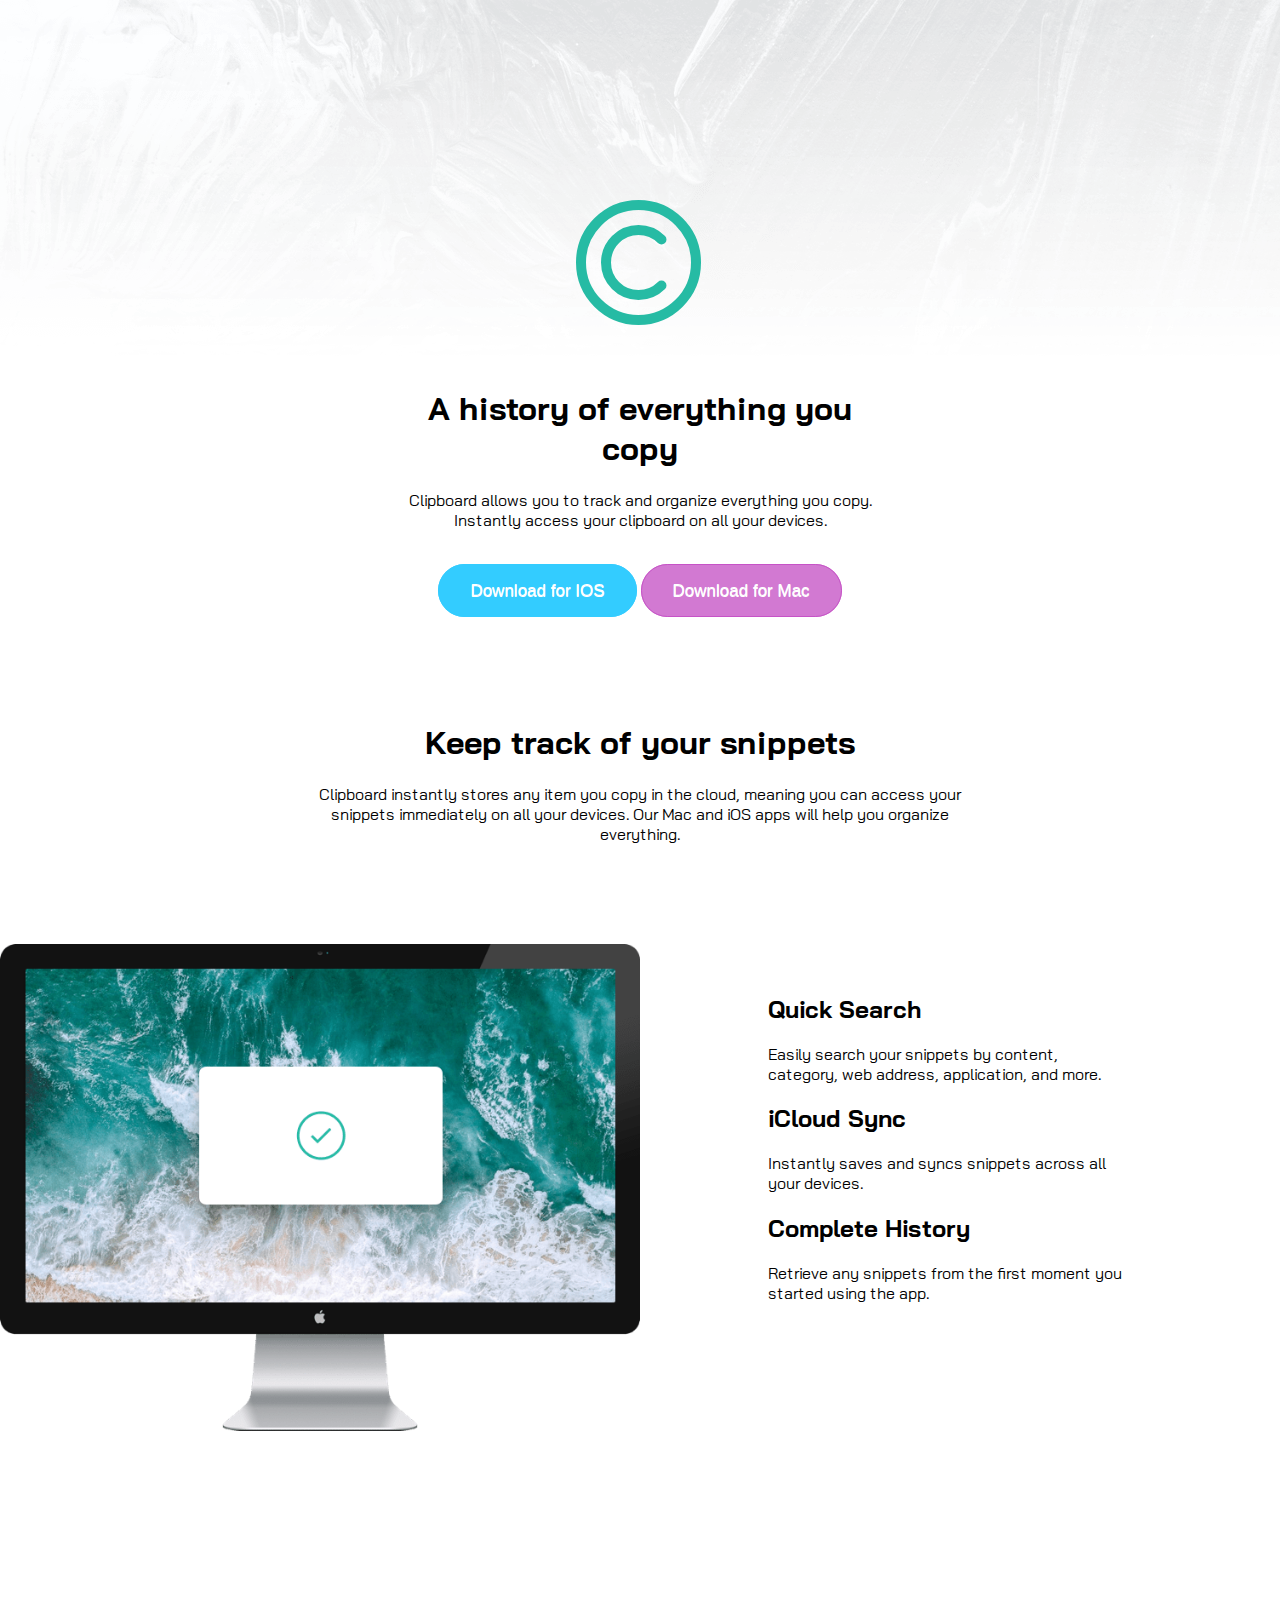
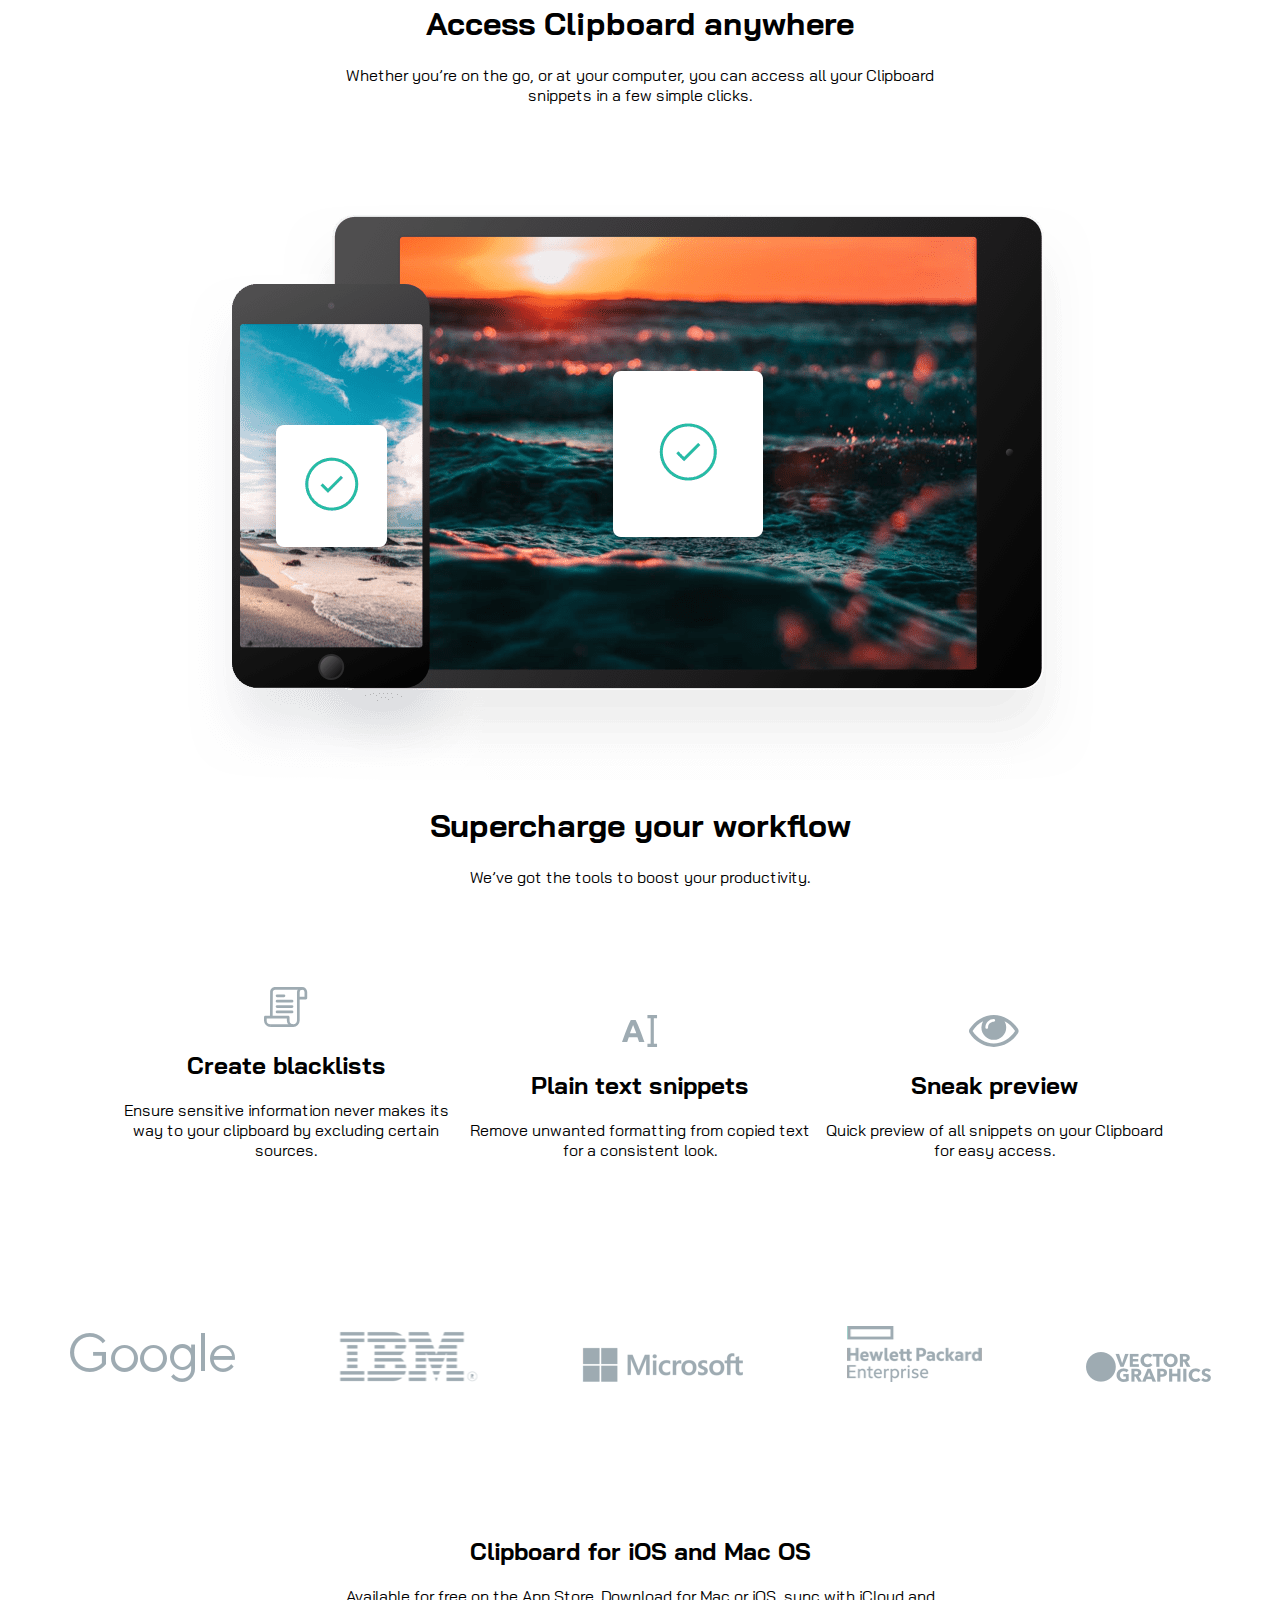
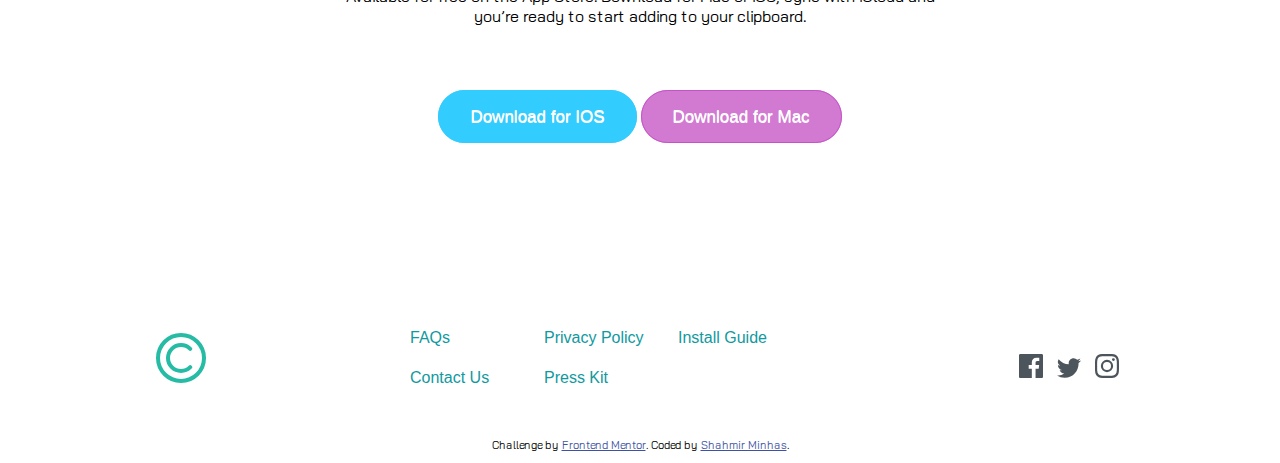
<file: 1 - Clipboard/index.html>
<!DOCTYPE html>
<html lang="en">
<head>
  <meta charset="UTF-8">
  <meta name="viewport" content="width=device-width, initial-scale=1.0"> <!-- displays site properly based on user's device -->

  <link rel="icon" type="image/png" sizes="32x32" href="./images/favicon-32x32.png">
  <link rel="stylesheet" href="style/style.css">
  <link href="https://fonts.googleapis.com/css?family=Bai+Jamjuree&display=swap" rel="stylesheet">

  <title>Frontend Mentor | Clipboard landing page</title>

  <!-- Feel free to remove these styles or customise in your own stylesheet 👍 -->
  <style>
    .attribution { font-size: 11px; text-align: center; }
    .attribution a { color: hsl(228, 45%, 44%); }
  </style>
</head>
<body>

  <img class="logo-position-center" src="images/logo.svg" alt="" style="margin-left: 45%;">
  <img src="images/bg-header-desktop.png" alt="">

<div class="top-container">
  <h1>A history of everything you copy</h1>
  <p>  Clipboard allows you to track and organize everything you
  copy. Instantly access your clipboard on all your devices.
  </p>
</div>
<div class="download-btn">
  <a href="#" class="btn-download-IOS inline">Download for IOS</a>
  <a href="#" class="btn-downloadMac inline">Download for Mac</a>
</div>
<div class="top-bottom-container">
  <h1>Keep track of your snippets</h1>
  <p>  Clipboard instantly stores any item you copy in the cloud,
  meaning you can access your snippets immediately on all your
  devices. Our Mac and iOS apps will help you organize everything.
  </p>
</div>

<div class="middle-container">
<img class="image-computer"src="images/image-computer.png" alt="Computer Image">
<div class="small-box-container">
  <div class="align-left">
    <h2>Quick Search</h2>
      <p>  Easily search your snippets by content, category, web address, application, and more.
    </p>
  </div>
  <div class="align-left">
    <h2>iCloud Sync</h2>
    <p>Instantly saves and syncs snippets across all your devices.
    </p>
  </div>

  <div class="align-left">
    <h2>Complete History</h2>
      <p>Retrieve any snippets from the first moment you started using the app.
    </p>
  </div>

</div>
</div>
<div class="middle-bottom">
  <h1>Access Clipboard anywhere</h1>
  <p class="para">Whether you’re on the go, or at your computer, you can access all your Clipboard
  snippets in a few simple clicks.</p>
  <img src="images/image-devices.png" alt="">
</div>


<h1>Supercharge your workflow</h1>
<p>  We’ve got the tools to boost your productivity.</p>

<div class="workflow">

  <div class="align-workflow">
    <img src="images/icon-blacklist.svg" alt="">
    <h2>Create blacklists</h2>
    <p>Ensure sensitive information never makes its way to your clipboard by excluding certain sources.
    </p>
  </div>

  <div class="align-workflow">
    <img src="images/icon-text.svg" alt="">
    <h2>Plain text snippets
    </h2>
    <p>Remove unwanted formatting from copied text for a consistent look.
    </p>
  </div>

  <div class="align-workflow">
    <img src="images/icon-preview.svg" alt="">
    <h2>Sneak preview
    </h2>
    <p>Quick preview of all snippets on your Clipboard for easy access.
    </p>
  </div>
</div>

<div class="bottom-img">
  <img class="btm-img" src="images/logo-google.png" alt="">
  <img class="btm-img" src="images/logo-ibm.png" alt="">
  <img class="btm-img" src="images/logo-microsoft.png" alt="">
  <img class="btm-img" src="images/logo-hp.png" alt="">
  <img class="btm-img" src="images/logo-vector-graphics.png" alt="">
</div>

<div class="bottom">

  <h2>Clipboard for iOS and Mac OS
  </h2>
  <p class="para-bottom">Available for free on the App Store. Download for Mac or iOS, sync with iCloud
  and you’re ready to start adding to your clipboard.
  </p>

  <div class="download-btn-bottom">
    <a href="#" class="btn-download-IOS inline">Download for IOS</a>
    <a href="#" class="btn-downloadMac inline">Download for Mac</a>
  </div>

</div>

<div class="footer">
  <div class="bottom-logo">
    <img class="bottom-logo-img" src="images/logo.svg" alt="">
  </div>
  <div class="btm-ref">
  <div class="top-ref">
    <a class="links" href="#">FAQs</a>
      <a class="links" href="#">Privacy Policy</a>
      <a class="links" href="#">Install Guide</a>
  </div>
    <div class="bottom-ref">
      <a class="links" href="#">Contact Us</a>
      <a class="links" href="#">Press Kit</a>
    </div>

  </div>

  <div class="btm-icons">
    <img class="icons-img" src="images/icon-facebook.svg" alt="">
    <img class="icons-img" src="images/icon-twitter.svg" alt="">
    <img class="icons-img" src="images/icon-instagram.svg" alt="">
  </div>

</div>


  <footer>
    <p class="attribution">
      Challenge by <a href="https://www.frontendmentor.io?ref=challenge" target="_blank">Frontend Mentor</a>.
      Coded by <a href="#">Shahmir Minhas</a>.
    </p>
  </footer>
</body>
</html>
</file>
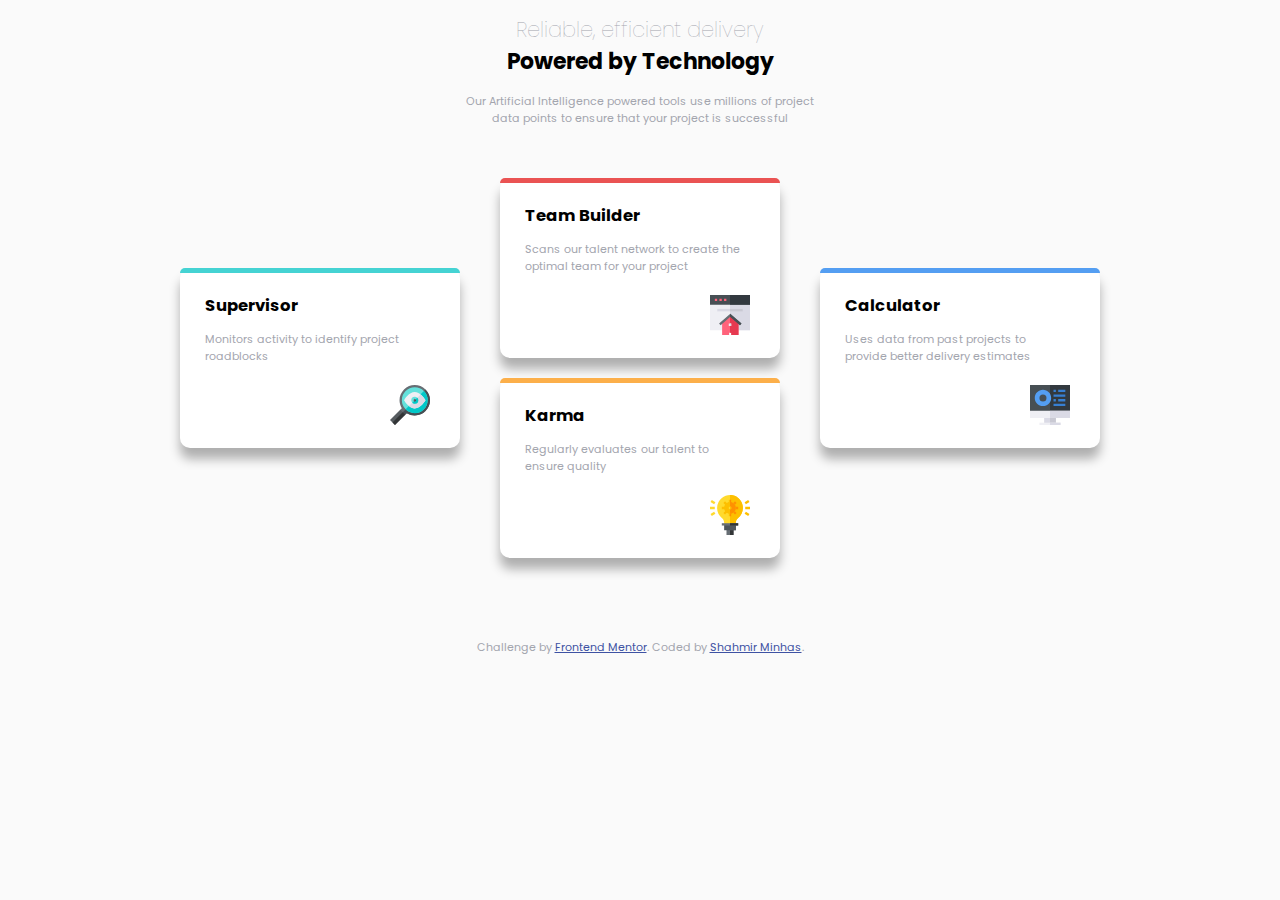
<file: 2 - four-card-feature-section-master/index.html>
<!DOCTYPE html>
<html lang="en">

<head>
  <meta charset="UTF-8">
  <meta name="viewport" content="width=device-width, initial-scale=1.0"> <!-- displays site properly based on user's device -->

  <link rel="icon" type="image/png" sizes="32x32" href="./images/favicon-32x32.png">
  <link rel="stylesheet" href="style/style.css">
  <link href="https://fonts.googleapis.com/css?family=Poppins&display=swap" rel="stylesheet">

  <title>Frontend Mentor | Four card feature section</title>

  <!-- Feel free to remove these styles or customise in your own stylesheet 👍 -->
  <style>
    .attribution {
      font-size: 11px;
      text-align: center;
    }

    .attribution a {
      color: hsl(228, 45%, 44%);
    }
  </style>
</head>

<body class="attribution">

  <div>
    <h1 class="not-bold">Reliable, efficient delivery</h1>
    <h1 class="heading">Powered by Technology</h1>
    <div class="top-para">
      <p>Our Artificial Intelligence powered tools use millions of project data points
        to ensure that your project is successful</p>
    </div>
  </div>

<div>

  <div class="box supervisor">
    <div class="color-line-dblue">
    </div>
    <div class="box-text">
      <h2>Supervisor</h2>
      <p>Monitors activity to identify project roadblocks</p>
    </div>
    <div class="box-img">
    <img src="images/icon-supervisor.svg" alt="">
    </div>
  </div>

<div class="middle-box">

    <div class="box builder">
      <div class="color-line-red">
      </div>
      <div class="box-text">
        <h2>Team Builder</h2>
        <p>Scans our talent network to create the optimal team for your project</p>
      </div>
      <div class="box-img">
        <img src="images/icon-team-builder.svg" alt="">
      </div>
    </div>


    <div class="box karma">
      <div class="color-line-yellow">
      </div>
      <div class="box-text">
        <h2>Karma</h2>
        <p>Regularly evaluates our talent to ensure quality</p>
      </div>
      <div class="box-img">
        <img src="images/icon-karma.svg" alt="">
      </div>
    </div>
</div>

  <div class="box cal">
    <div class="color-line-blue">
    </div>
    <div class="box-text">
      <h2>Calculator</h2>
      <p>Uses data from past projects to provide better delivery estimates</p>
    </div>
    <div class="box-img">
      <img src="images/icon-calculator.svg" alt="">
    </div>
  </div>
</div>


  <footer>
    <p class="attribution">
      Challenge by <a href="https://www.frontendmentor.io?ref=challenge" target="_blank">Frontend Mentor</a>.
      Coded by <a href="#">Shahmir Minhas</a>.
    </p>
  </footer>
</body>

</html>
</file>
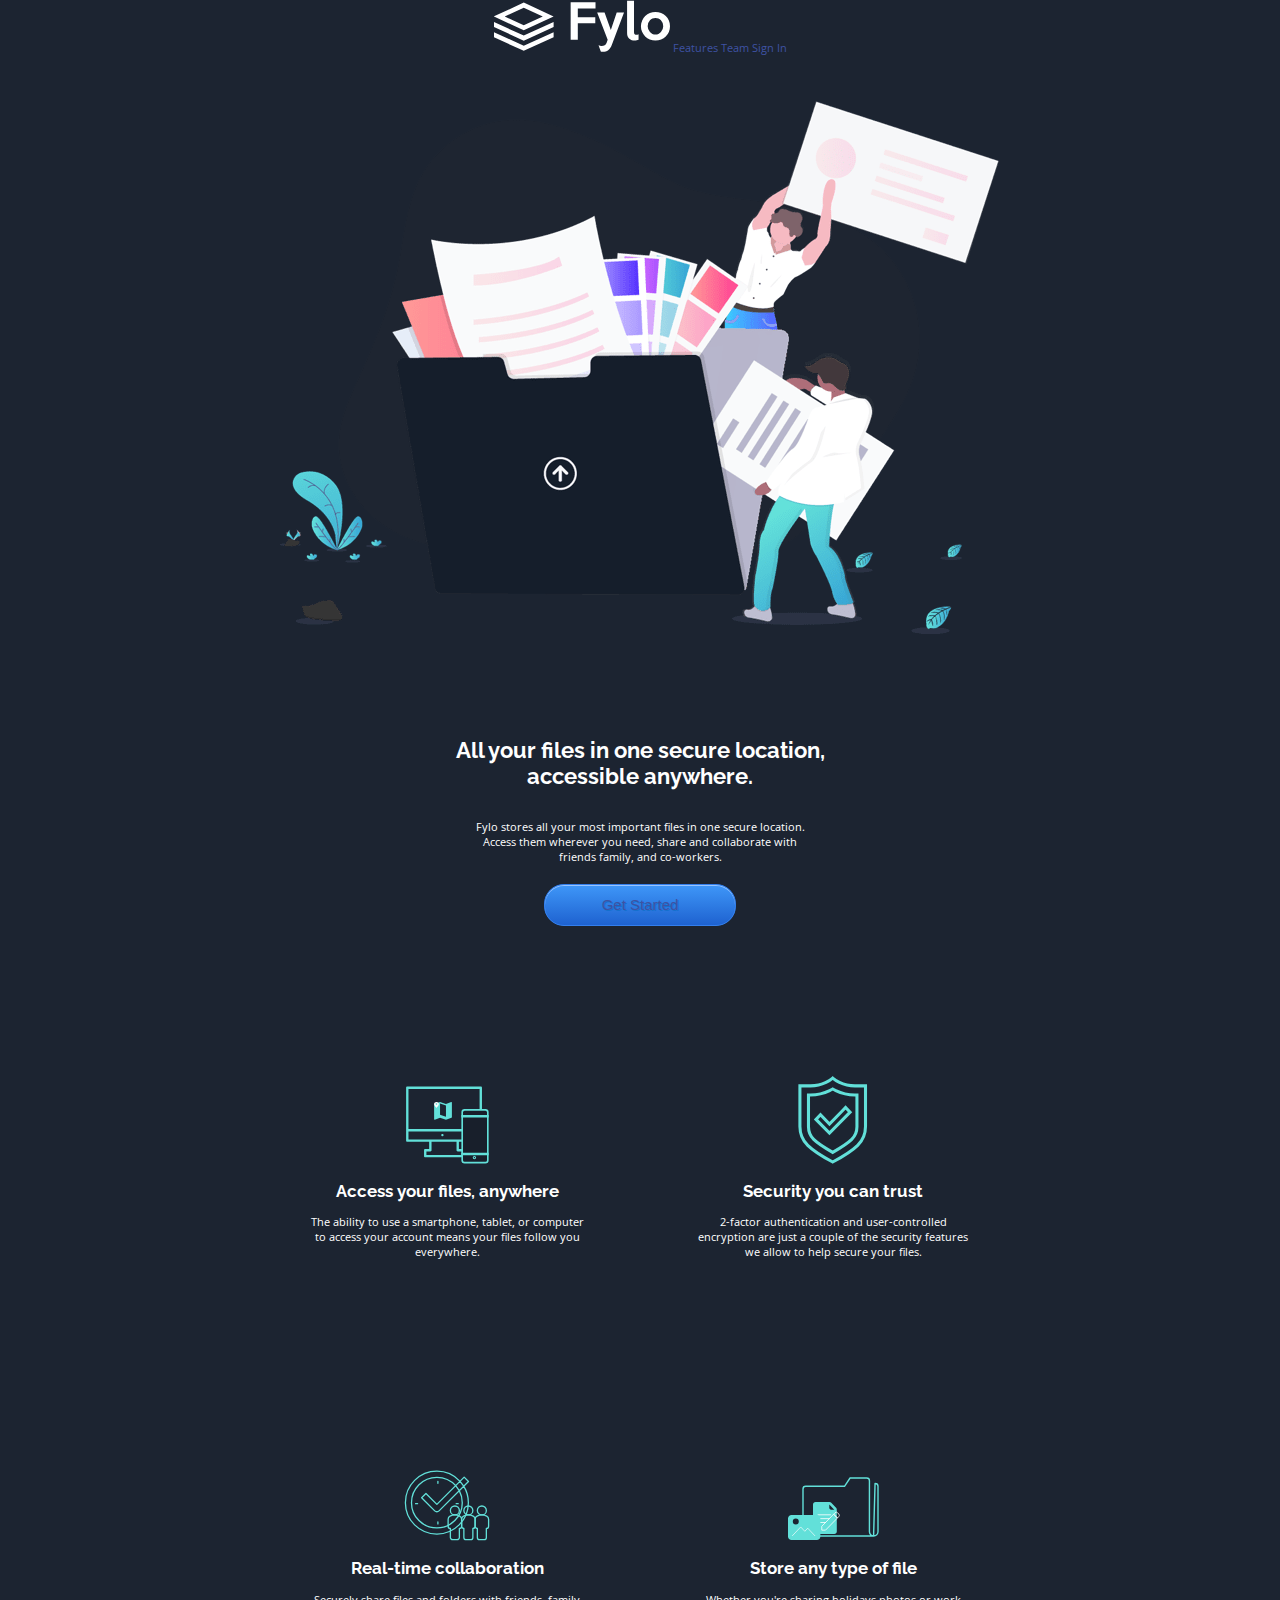
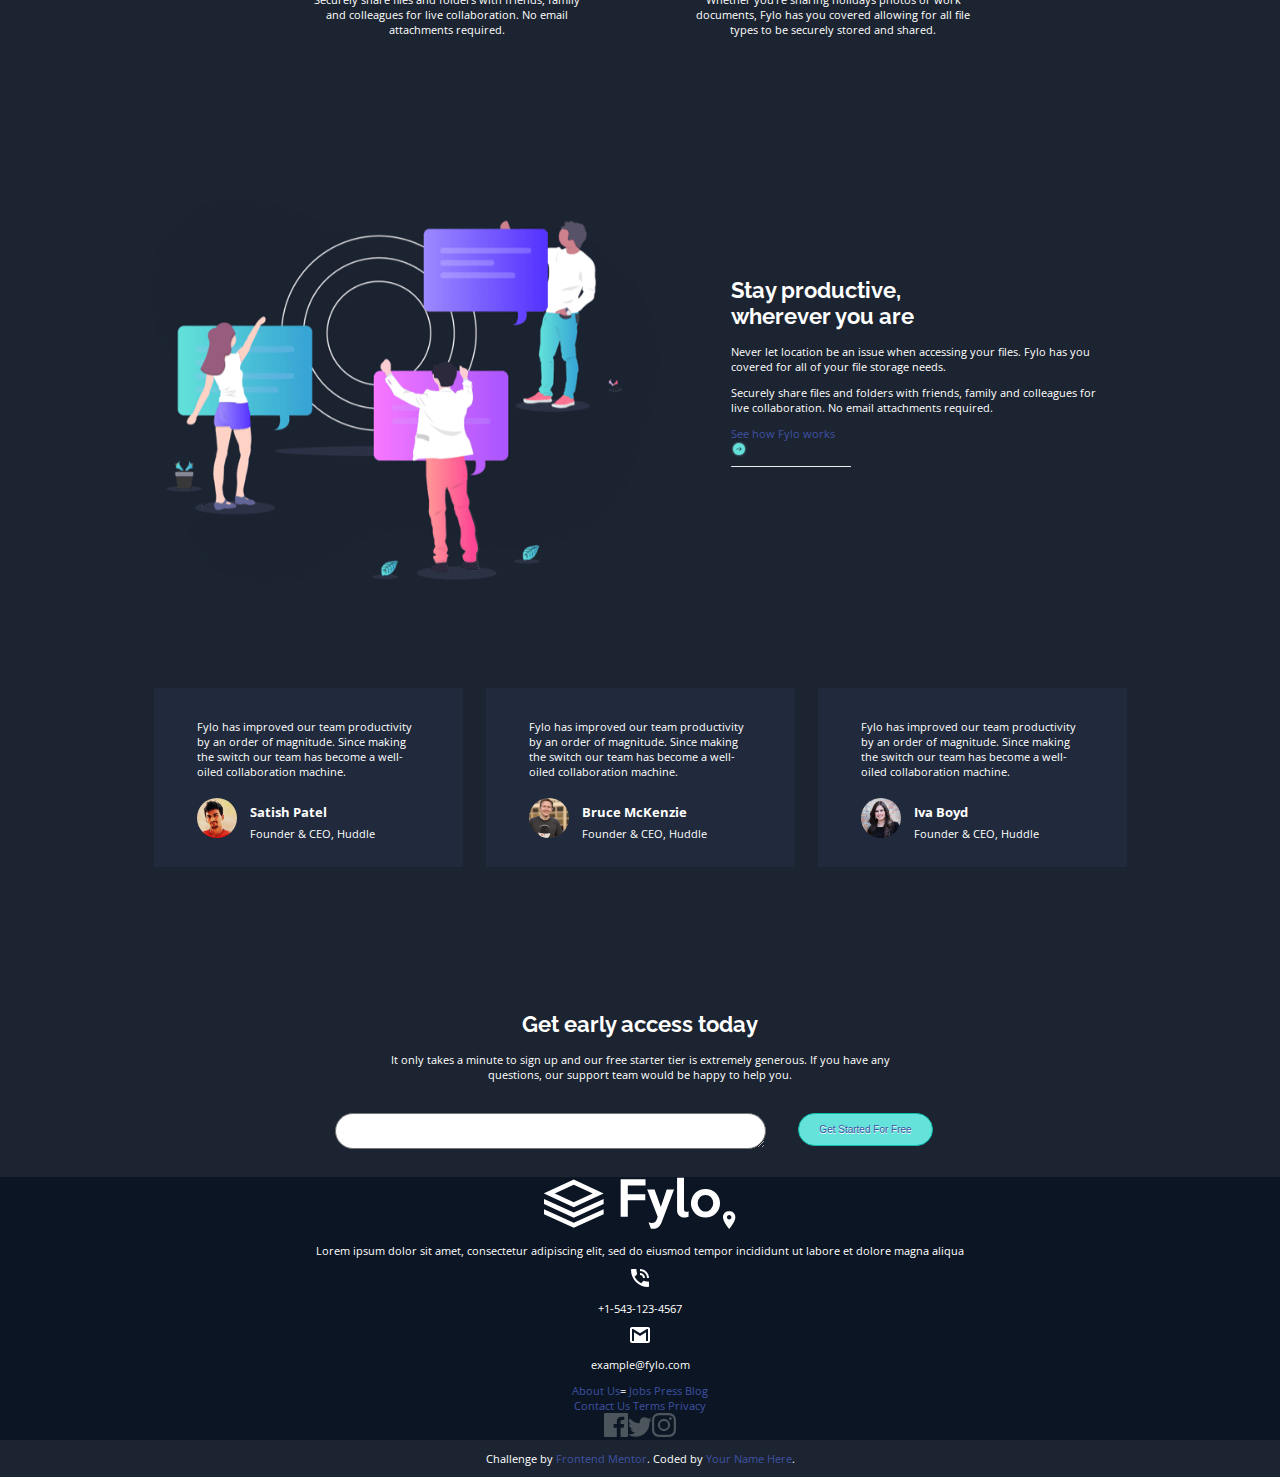
<file: 3 - fylo-dark-theme-landing-page-master/index.html>
<!DOCTYPE html>
<html lang="en">
<head>
  <meta charset="UTF-8">
  <meta name="viewport" content="width=device-width, initial-scale=1.0"> <!-- displays site properly based on user's device -->

  <link rel="icon" type="image/png" sizes="32x32" href="./images/favicon-32x32.png">
  <link rel="stylesheet" href="css/master.css">
  <link href="https://fonts.googleapis.com/css?family=Open+Sans&display=swap" rel="stylesheet">
  <link href="https://fonts.googleapis.com/css?family=Raleway&display=swap" rel="stylesheet">

  <title>Frontend Mentor | Fylo landing page with dark theme and features grid</title>

  <!-- Feel free to remove these styles or customise in your own stylesheet 👍 -->
  <style>
    .attribution { font-size: 11px; text-align: center; }
    .attribution a { color: hsl(228, 45%, 44%); }
  </style>
</head>
<body class="attribution">
  <div class="top-bar">
    <div class="logo-top">
      <img src="images/logo.svg" alt="">
    </div>
    <div class="top-ref">
      <a href="#">Features</a>
      <a href="#">Team</a>
      <a href="#">Sign In</a>
    </div>
  </div>

<div class="">
  <img src="images/illustration-intro.png" alt="">
  <div class="all-your">
    <h1>All your files in one secure location, accessible anywhere.</h1>
  </div>
  <div class="para-top">
    <p>Fylo stores all your most important files in one secure location. Access them wherever
    you need, share and collaborate with friends family, and co-workers.</p>
  </div>
  <div class="button-top">
    <a href="#" class="btn-start">Get Started</a>
  </div>
</div>

<!-- WARNING: start of boxes -->

<div class="box-row">
  <div class="box">
    <img src="images/icon-access-anywhere.svg" alt="">
    <h2>Access your files, anywhere</h2>
    <div class="box-para">
      <p>The ability to use a smartphone, tablet, or computer to access your account means your
      files follow you everywhere.</p>
    </div>
  </div>

  <div class="box">
    <img src="images/icon-security.svg" alt="">
    <h2>Security you can trust</h2>
    <div class="box-para">
      <p>2-factor authentication and user-controlled encryption are just a couple of the security
      features we allow to help secure your files.</p>
    </div>
  </div>
</div>

<div class="box-row">
  <div class="box">
    <img src="images/icon-collaboration.svg" alt="">
    <h2>  Real-time collaboration</h2>
    <div class="box-para">
      <p>Securely share files and folders with friends, family and colleagues for live collaboration.
      No email attachments required.</p>
    </div>

  </div>
  <div class="box">
    <img src="images/icon-any-file.svg" alt="">
    <h2>Store any type of file</h2>
    <div class="box-para">
      <p>Whether you're sharing holidays photos or work documents, Fylo has you covered allowing for all
      file types to be securely stored and shared.</p>
    </div>
  </div>
</div>

<!-- WARNING: End of boxes -->

<div class="productive">

    <img class="pro-img-i" src="images/illustration-stay-productive.png" alt="">
  <div class="pro-text">
    <div class="pro-heading">
      <h1>Stay productive, wherever you are</h1>
    </div>
    <div class="">
      <p>Never let location be an issue when accessing your files. Fylo has you covered for all of your file
      storage needs.</p>
      <p>Securely share files and folders with friends, family and colleagues for live collaboration. No email
      attachments required.</p>
    </div>
      <div class="pro-link">
        <a href="#">See how Fylo works</a> <img src="images/icon-arrow.svg" alt="">
        <hr class="pro-line">
      </div>

  </div>
</div>

<!-- WARNING: profiels -->

  <div class="profiles">
    <div class="profile">
      <p>Fylo has improved our team productivity by an order of magnitude. Since making the switch our team has
        become a well-oiled collaboration machine.</p>

        <img src="images/profile-1.jpg" alt="">
        <div class="bio">
          <h3>Satish Patel</h3>
          <p>Founder & CEO, Huddle</p>
        </div>


    </div>

    <div class="profile">
      <p>Fylo has improved our team productivity by an order of magnitude. Since making the switch our team has
        become a well-oiled collaboration machine.</p>
      <img src="images/profile-2.jpg" alt="">
      <div class="bio">
        <h3>Bruce McKenzie</h3>
       <p>Founder & CEO, Huddle</p>
      </div>
    </div>

    <div class="profile">
      <p>Fylo has improved our team productivity by an order of magnitude. Since making the switch our team has
      become a well-oiled collaboration machine.</p>
      <img src="images/profile-3.jpg" alt="">
      <div class="bio">
        <h3>Iva Boyd</h3>
       <p>Founder & CEO, Huddle</p>
      </div>
    </div>
  </div>


<!-- WARNING: profiles end here -->


<div class="btm-access">
  <div class="a-text">
    <h1>Get early access today</h1>
    <p>It only takes a minute to sign up and our free starter tier is extremely generous. If you have any
    questions, our support team would be happy to help you.</p>
  </div>
  <div class="a-btn">
    <textarea class="text-area" name="name" rows="2" cols="50"></textarea>
    <a href="#" class="myButton">Get Started For Free</a>
  </div>
</div>


<div class="footer">
  <div class="ft-dv">
    <img src="images/logo.svg" alt="">
    <img src="images/icon-location.svg" alt="">
    <p>Lorem ipsum dolor sit amet, consectetur adipiscing elit, sed do eiusmod tempor incididunt ut labore et
    dolore magna aliqua</p>
  </div>


<div class="ft-dv">
  <img src="images/icon-phone.svg" alt=""><p>+1-543-123-4567</p>
  <img src="images/icon-email.svg" alt=""><p>example@fylo.com</p>
</div>

<div class="ft-dv">
  <a href="#">About Us</a>=
  <a href="#">Jobs</a>
  <a href="#">Press</a>
  <a href="#">Blog</a>
</div>


<div class="ft-dv">
  <a href="#">Contact Us</a>
  <a href="#">Terms</a>
  <a href="#">Privacy</a>
</div>

<div class="ft-dv">
  <img src="images/icon-facebook.svg" alt=""><img src="images/icon-twitter.svg" alt=""><img src="images/icon-instagram.svg" alt="">
</div>



</div>














  <footer>
    <p class="attribution">
      Challenge by <a href="https://www.frontendmentor.io?ref=challenge" target="_blank">Frontend Mentor</a>.
      Coded by <a href="#">Your Name Here</a>.
    </p>
  </footer>
</body>
</html>
</file>
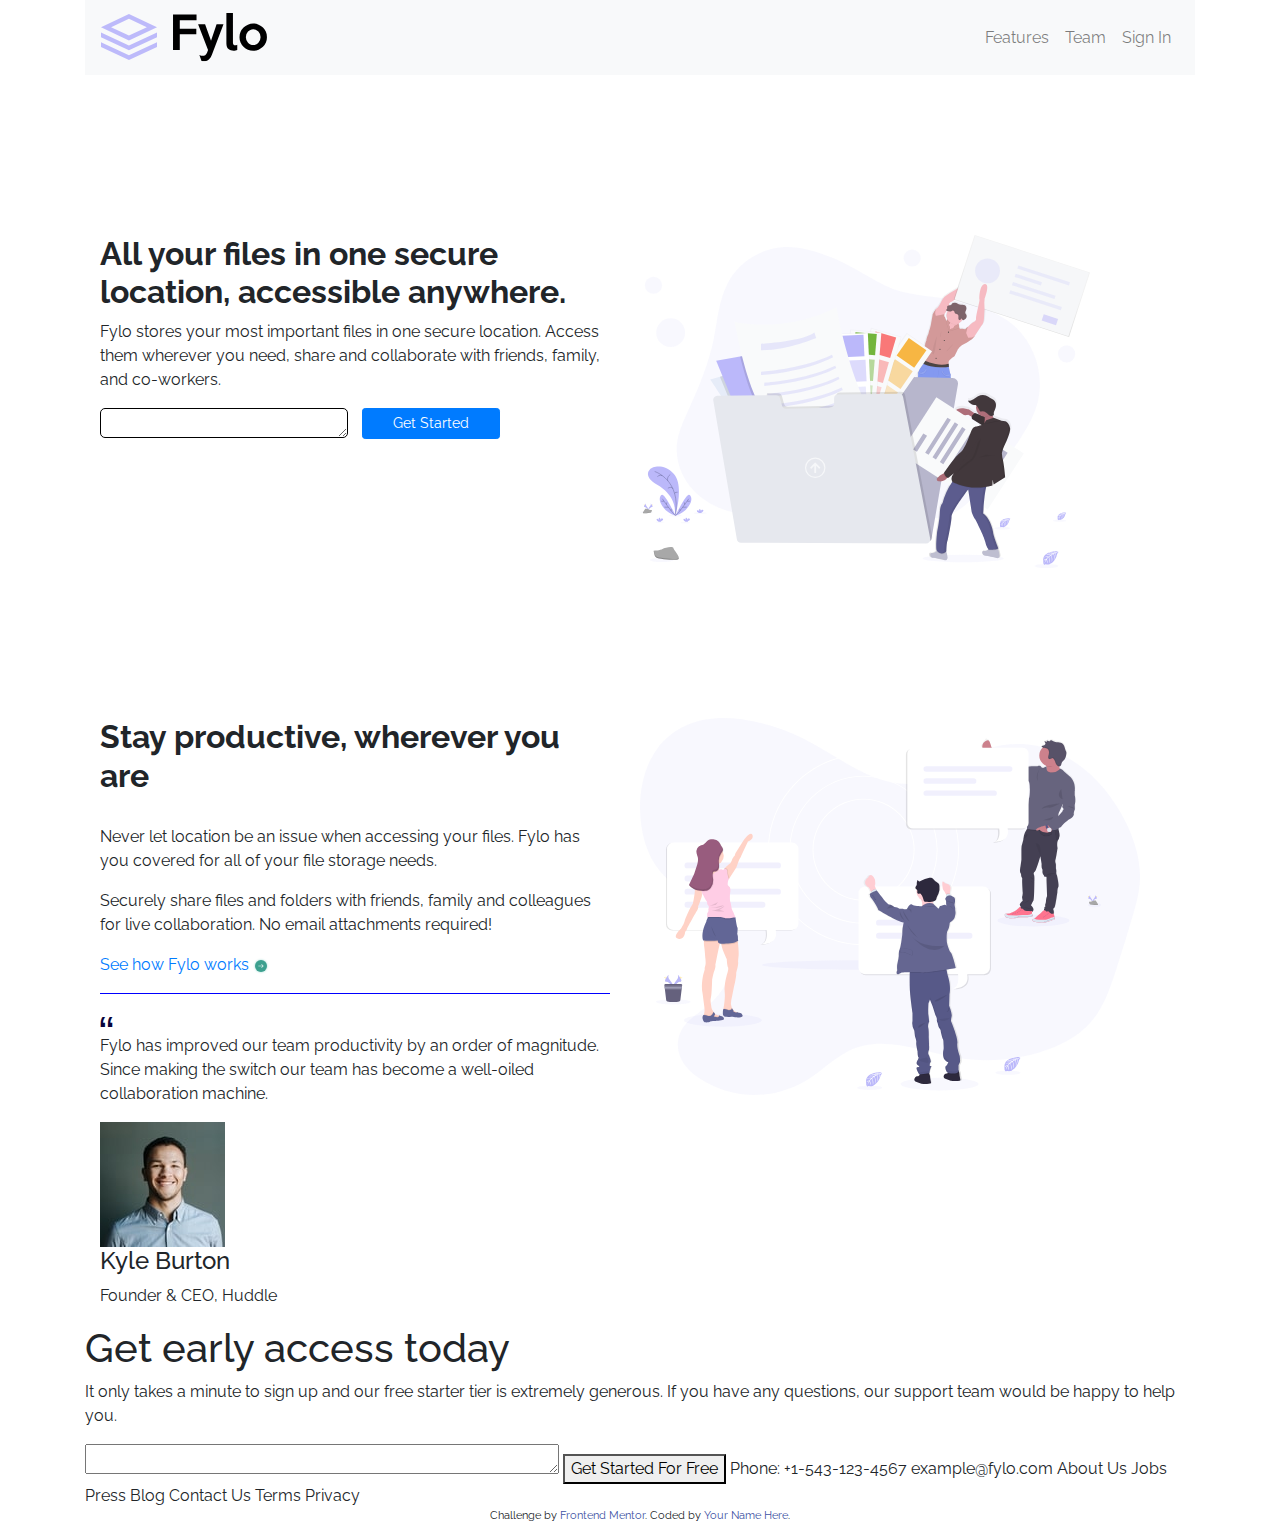
<file: 4 - fylo-landing-page-with-two-column-layout-master/index.html>
<!DOCTYPE html>
<html lang="en">
<head>
  <meta charset="UTF-8">
  <meta name="viewport" content="width=device-width, initial-scale=1.0"> <!-- displays site properly based on user's device -->

  <link rel="icon" type="image/png" sizes="32x32" href="./images/favicon-32x32.png">
  <link rel="stylesheet" href="https://stackpath.bootstrapcdn.com/bootstrap/4.4.1/css/bootstrap.min.css" integrity="sha384-Vkoo8x4CGsO3+Hhxv8T/Q5PaXtkKtu6ug5TOeNV6gBiFeWPGFN9MuhOf23Q9Ifjh" crossorigin="anonymous">
  <link rel="stylesheet" href="css\style.css">
  <link href="https://fonts.googleapis.com/css?family=Raleway&display=swap" rel="stylesheet">

  <title>Frontend Mentor | Fylo landing page with two column layout</title>

  <!-- Feel free to remove these styles or customise in your own stylesheet 👍 -->
  <style>
    .attribution { font-size: 11px; text-align: center; }
    .attribution a { color: hsl(228, 45%, 44%); }
  </style>
</head>
<body>
<div class="container">
  <nav class="navbar  nav-margin navbar-expand-lg navbar-light bg-light">
  <div class="">
      <img class="navbar-brand" src="images/logo.svg" alt="">
  </div>
  <div class="navbar-nav ml-auto">
    <a class="nav-link" href="#">Features</a>
    <a class="nav-link" href="#">Team</a>
    <a class="nav-link" href="#">Sign In</a>
  </div>
  </nav>



<div class="container row">
  <div class="col-lg-6 col-md-6 col-sm-12">
    <h2>All your files in one secure location, accessible anywhere.</h2>
    <p>Fylo stores your most important files in one secure location.
    Access them wherever you need, share and collaborate with friends,
    family, and co-workers.</p>
    <div >
      <textarea class="text" name="name" rows="1" cols="25"></textarea>
      <button type="button" class="text-btn btn btn-primary btn-sm" name="button">  Get Started</button>
    </div>
    </div>
  <div class="col-lg-6 col-md-6 col-sm-12">
    <img class="img-top" src="images/illustration-1.svg" alt="">
  </div>

</div>


<div class="middle-box container row">
  <div class="col-6">
    <h2>Stay productive, wherever you are</h2>
    <p class="marg">Never let location be an issue when accessing your files. Fylo has you
    covered for all of your file storage needs.</p>
    <p>Securely share files and folders with friends, family and colleagues for
    live collaboration. No email attachments required!</p>

    <a href="#">See how Fylo works</a>
    <img src="images/icon-arrow.svg" alt="">
    <hr class="line">


    <img src="images/icon-quotes.svg" alt="">
    <p>Fylo has improved our team productivity by an order of magnitude. Since
    making the switch our team has become a well-oiled collaboration machine.</p>

    <img src="images/avatar-testimonial.jpg" alt="">
    <h4>Kyle Burton</h4>
    <p>Founder & CEO, Huddle</p>
  </div>
  <div class="col-6">
      <img class="img-middle" src="images/illustration-2.svg" alt="">
  </div>

</div>





<h1>Get early access today</h1>
<p>It only takes a minute to sign up and our free starter tier is extremely generous.
If you have any questions, our support team would be happy to help you.</p>
<textarea name="name" rows="1" cols="50"></textarea>
<button type="button" name="button">Get Started For Free</button>








  Phone: +1-543-123-4567
  example@fylo.com

  About Us
  Jobs
  Press
  Blog

  Contact Us
  Terms
  Privacy

  <footer>
    <p class="attribution">
      Challenge by <a href="https://www.frontendmentor.io?ref=challenge" target="_blank">Frontend Mentor</a>.
      Coded by <a href="#">Your Name Here</a>.
    </p>
  </footer>
  </div>
</body>
</html>
</file>
<file: 1 - Clipboard/style/style.css>
body{
text-align: center;
font-family: 'Bai Jamjuree', sans-serif;
margin: 0;
}
.image-computer{
  float: left;
  width: 50%;
}

.logo-position-center{
  position: absolute;
  margin-top: 200px;
  margin-right: auto;
  margin-left: auto;
}
.top-container{
  width: 500px;
  margin: auto;
  margin-bottom: 50px;
}
.top-bottom-container{
  margin: auto;
width: 650px;
margin-bottom: 100px;
}
.middle-container{
  margin-bottom: 100px;
}
.middle-bottom{
  margin-top: 50px;
  margin: auto;
}
.align-left{
  text-align:left;
  width: 70%;

}
.small-box-container{
  padding-left: 60%;
  padding-top:30px;
  margin-bottom: 300px;
}
.para{
  margin-bottom: 100px;
  width: 600px;
  margin-left: auto;
  margin-right: auto;
}
.workflow{
  margin-top: 100px;
    margin-bottom: 100px;
}
.align-workflow{
  width: 350px;
    display: inline-block;
}
.btm-img{
  margin: 50px;
}
.bottom-img{
  margin-bottom: 100px;
}
.para-bottom{
  width: 600px;
  margin-left: auto;
  margin-right: auto;
}
.bottom-logo{
display: inline-block;
margin-right: 150px;
}
.bottom-logo-img{
  width: 50px;
}
.btm-ref{
  width: 500px;
      margin: auto;
      display: inline-block;
}
.btm-icons{
display: inline-block;
margin-left: 150px;
}
.links{
  color: #11999E;
  font-family: 'Montserrat', sans-serif;
  text-decoration: none;
  display: inline-block;
  margin-right:30px;
  width: 100px;
}

.icons-img{
  margin: 5px;
}
.top-ref{
  margin: 0 auto 20px 50px;
      text-align: left;
}
.bottom-ref{
  margin: 20px auto 40px 50px;
    text-align: left;
}


.btn-download-IOS {
	background-color:#33ccff;
	border-radius:28px;
	border:1px solid #33ccff;
	display:inline-block;
	cursor:pointer;
	color:#ffffff;
	font-family:Arial;
	font-size:17px;
	padding:16px 31px;
	text-decoration:none;
	text-shadow:0 1px 0 #ffffff;
}
.btn-download-IOS:hover {
	background-color:#3399ff;
}
.btn-download-IOS:active {
	position:relative;
	top:1px;
}
.btn-downloadMac{
	background-color:#d279d2;
	border-radius:28px;
	border:1px solid #c653c6;
	display:inline-block;
	cursor:pointer;
	color:#ffffff;
	font-family:Arial;
	font-size:17px;
	padding:16px 31px;
	text-decoration:none;
	text-shadow:0 1px 0 #ffffff;
}
.btn-downloadMac:hover {
	background-color:#c653c6;
}
.btn-downloadMac:active {
	position:relative;
	top:1px;
}
.inline{
  display: inline;
}
.download-btn{
  margin: auto;
  padding-bottom: 100px;
}
.download-btn-bottom{
  margin: 80px auto 200px auto;
}
</file>
<file: 2 - four-card-feature-section-master/style/style.css>
body{
margin: 0;
text-align: center;
font-family: 'Poppins';
background-color: #fafafa;
}
p{
  color: #a3a5ae;
}
img{
  width: 16%;
}

.color-line-red{
  background-color: #ea5353;
  height: 5px;
  border-top-left-radius: 10px;
  border-top-right-radius: 10px;
}
.color-line-dblue{
  background-color:  #45d3d3;
  height: 5px;
  border-top-left-radius: 10px;
  border-top-right-radius: 10px;
}
.color-line-yellow{
  background-color: #fcaf4a;
  height: 5px;
  border-top-left-radius: 10px;
  border-top-right-radius: 10px;
}
.color-line-blue{
  background-color: #549ef2;
  height: 5px;
  border-top-left-radius: 10px;
  border-top-right-radius: 10px;
}
.not-bold{
  color: #a3a5ae;
  margin-bottom: 0;
  font-size: 21px;
  font-weight: lighter;
}
.heading{
  margin-top: 0;
}
.top-para{
  width: 370px;
  margin:auto;
}
.box{
  width: 280px;
  display: inline-block;
  border-radius: 10px;
  text-align: left;
  padding:0;
  background-color: white;
  box-shadow: inset 0 0 0 0 rgba(0,0,0,0.1), 0 0 0 0 rgb(255,255,255), 0 1em 1em rgba(0,0,0,0.3);
  margin: 20px;
  height: 180px;

}
.box-text{
  margin: 20px 30px 20px 25px;
}
.box-img{
  text-align: right;
  margin-right: 30px;
}
.supervisor{
  position: absolute;
  margin-top: 130px;
  margin-left: -300px;
}
.builder{
display: block;
}
.karma{
display: block;
}
.cal{
  position: absolute;
  margin-top: 130px;
}
.middle-box{
  display: inline-block;
  margin-left: auto;
  margin-bottom: 50px;
  margin-top: 20px;
}
</file>
<file: 3 - fylo-dark-theme-landing-page-master/css/master.css>
body{
  font-family: 'Open Sans','Raleway' ;
  background-color: #1c2431;
  color: white;
  margin:0;
  background-image: url("D:/Front - End Dev/Challenges Solutions/3 - fylo-dark-theme-landing-page-master/images/bg-curvy-desktop.svg");
  background-repeat: no-repeat;
  background-size: 150% 70%;
  background-position: bottom;
}
a {
  text-decoration: none;
}
h1, h2 {
  font-family: 'Raleway';
  font-weight: 700;
}
.top-bar{
  height: 100px;
}
.logo-top{
  display: inline-block;
}
.top-ref{
  display: inline-block;
}
.all-your{
  width: 470px;
  margin: auto;
  margin-top: 100px;
  margin-bottom: 30px;
}

.para-top{
margin: auto;
width: 350px;
margin-bottom: 20px;
}
.button-top{
  margin-top:10px;
  margin-bottom:50px;
}
.box-row{
  margin-top: 100px;
  margin-bottom: 100px;
}
.box{
display: inline-block;
width: 283px;
margin: 50px;
}
.productive{
  height: 480px;
}
.pro-img-i{
  float: left;
  width: 40%;
  margin-left: 150px;
}
.pro-text{
  width: 380px;
  text-align: left;
  display: inline-block;
  margin-top: 65px;
  margin-right: 100px;
}
.pro-heading{
  width: 200px;
}
.pro-link{
  width: 120px;
  color: orange;
}
.pro-link a{
  color:#65e2d9;
}
.pro-line{
border-top: orange;
color: #65e2d9;
}
.profiles{
  margin-bottom: 100px;
}
.profile{
  display: inline-block;
      width: 226px;
      margin: 10px;
      text-align: left;
      padding: 20px 40px 15px 43px;
      background-color: #202a3c;
}
.profile img{
  border-radius: 70px;
  width: 40px;
}
.bio{
  display: inline-block;
margin-left: 10px;
}
.bio p{
margin-top: 0;
}
.bio h3{
  margin-bottom: 5px;
}
.btm-access{
  width: 650px;
  margin-left: auto;
  margin-right: auto;
  height: 200px;
  background-color: #1c2431;
}
.a-text{
  padding: 20px;
  width: 530px;
  margin: auto;

}
.text-area{
  border-radius: 30px;
  width: 425px;
  float: left;
  margin-left: 20px;
}

.footer{
  background-color: #0b1523;
}
.ft-dv{

}











.btn-start {
	-moz-box-shadow:inset 0px 1px 0px 0px #97c4fe;
	-webkit-box-shadow:inset 0px 1px 0px 0px #97c4fe;
	box-shadow:inset 0px 1px 0px 0px #97c4fe;
	background:-webkit-gradient( linear, left top, left bottom, color-stop(0.05, #3d94f6), color-stop(1, #1e62d0) );
	background:-moz-linear-gradient( center top, #3d94f6 5%, #1e62d0 100% );
	filter:progid:DXImageTransform.Microsoft.gradient(startColorstr='#3d94f6', endColorstr='#1e62d0');
	background-color:#3d94f6;
	-webkit-border-top-left-radius:20px;
	-moz-border-radius-topleft:20px;
	border-top-left-radius:20px;
	-webkit-border-top-right-radius:20px;
	-moz-border-radius-topright:20px;
	border-top-right-radius:20px;
	-webkit-border-bottom-right-radius:20px;
	-moz-border-radius-bottomright:20px;
	border-bottom-right-radius:20px;
	-webkit-border-bottom-left-radius:20px;
	-moz-border-radius-bottomleft:20px;
	border-bottom-left-radius:20px;
	text-indent:0;
	border:1px solid #337fed;
	display:inline-block;
	color:#ffffff;
	font-family:Arial;
	font-size:15px;
	font-weight:normal;
	font-style:normal;
	height:40px;
	line-height:40px;
	width:190px;
	text-decoration:none;
	text-align:center;
	text-shadow:1px 1px 0 #1570cd;
}
.btn-start:hover {
	background:-webkit-gradient( linear, left top, left bottom, color-stop(0.05, #1e62d0), color-stop(1, #3d94f6) );
	background:-moz-linear-gradient( center top, #1e62d0 5%, #3d94f6 100% );
	filter:progid:DXImageTransform.Microsoft.gradient(startColorstr='#1e62d0', endColorstr='#3d94f6');
	background-color:#1e62d0;
}
.btn-start:active {
	position:relative;
	top:1px;
}

.myButton {
	background-color:#65e2da;
	border-radius:28px;
	border:1px solid #0bbdae;
	display:inline-block;
	cursor:pointer;
	color:white;
	font-family:Arial;
  font-size: 10px;
      padding: 10px 20px;
	text-decoration:none;
	text-shadow:0px 1px 0px white;

&:hover {
	background-color:#00c5e8;
}
 &:active {
	position:relative;
	top:1px;
}
 }
</file>
